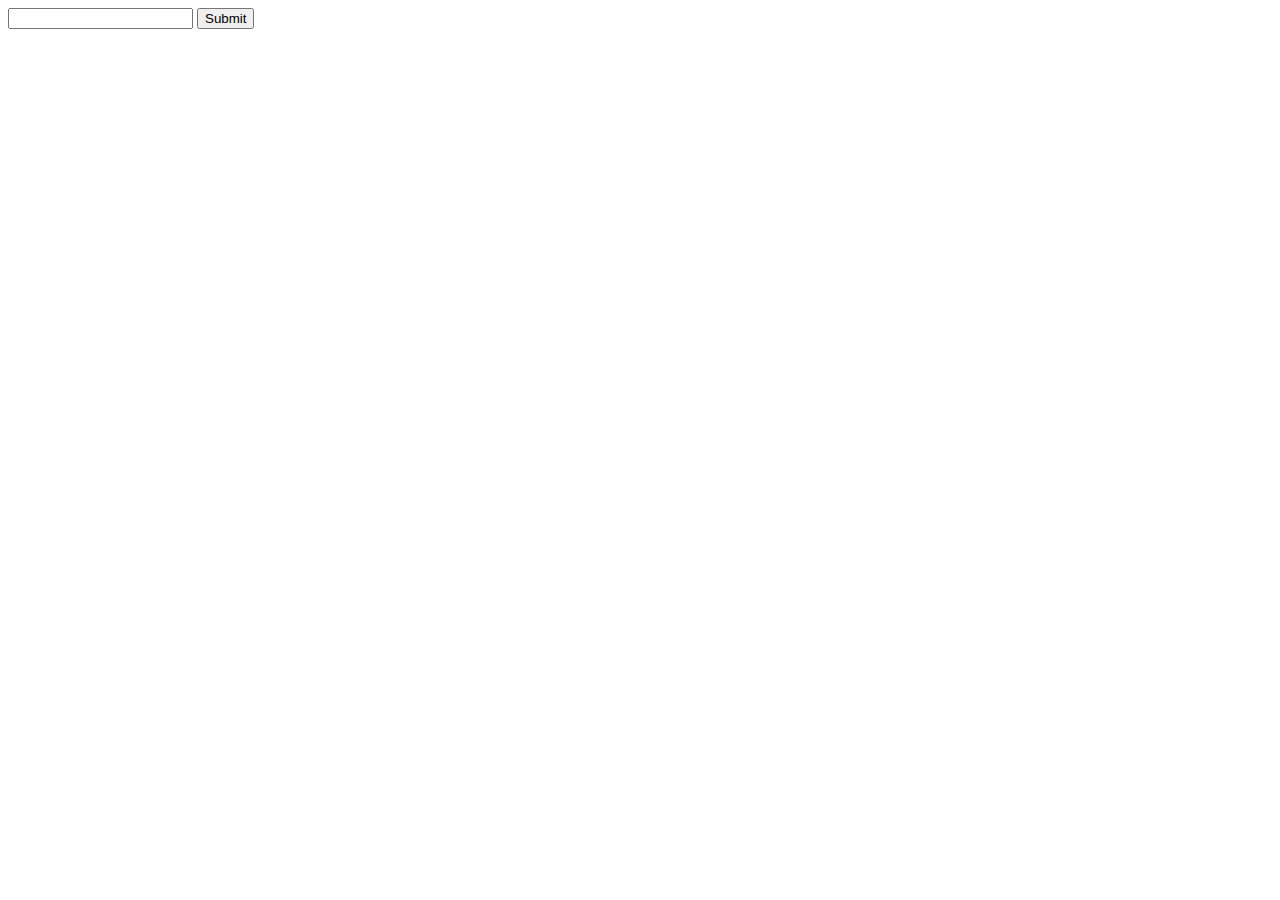
<file: day 1/index.html>
<!DOCTYPE html>
<html lang="en">
  <head>
    <meta charset="UTF-8" />
    <meta http-equiv="X-UA-Compatible" content="IE=edge" />
    <meta name="viewport" content="width=device-width, initial-scale=1.0" />
    <title>Document</title>
  </head>
  <body>
    <!-- <form id="frm1" action="/action_page.php">
      First name: <input type="text" name="fname" value="Donald" /> <br />
      Last name: <input type="text" name="lname" value="Duck" /> <br />
      <br />
      <input type="submit" value="Submit" />
    </form>

    <p>These are the values of each element in the form:</p>
    <p id="demo"></p>

    <p>Changing the value of an Attribute</p>

    <img id="myImage" src="smiley.gif"> -->

    <!-- <form
      name="myForm"
      action="/action_page.png"
      onsubmit="return validateForm()"
      method="post"
    >
      Name: <input type="text" name="fname" />
      <input type="submit" value="Submit" />
      <p id="a"></p>
    </form> -->

    <input id="numb" />

    <button type="button" onclick="myFunc()">Submit</button>

    <p id="demo"></p>

    <script src="index.js"></script>
  </body>
</html>
</file>
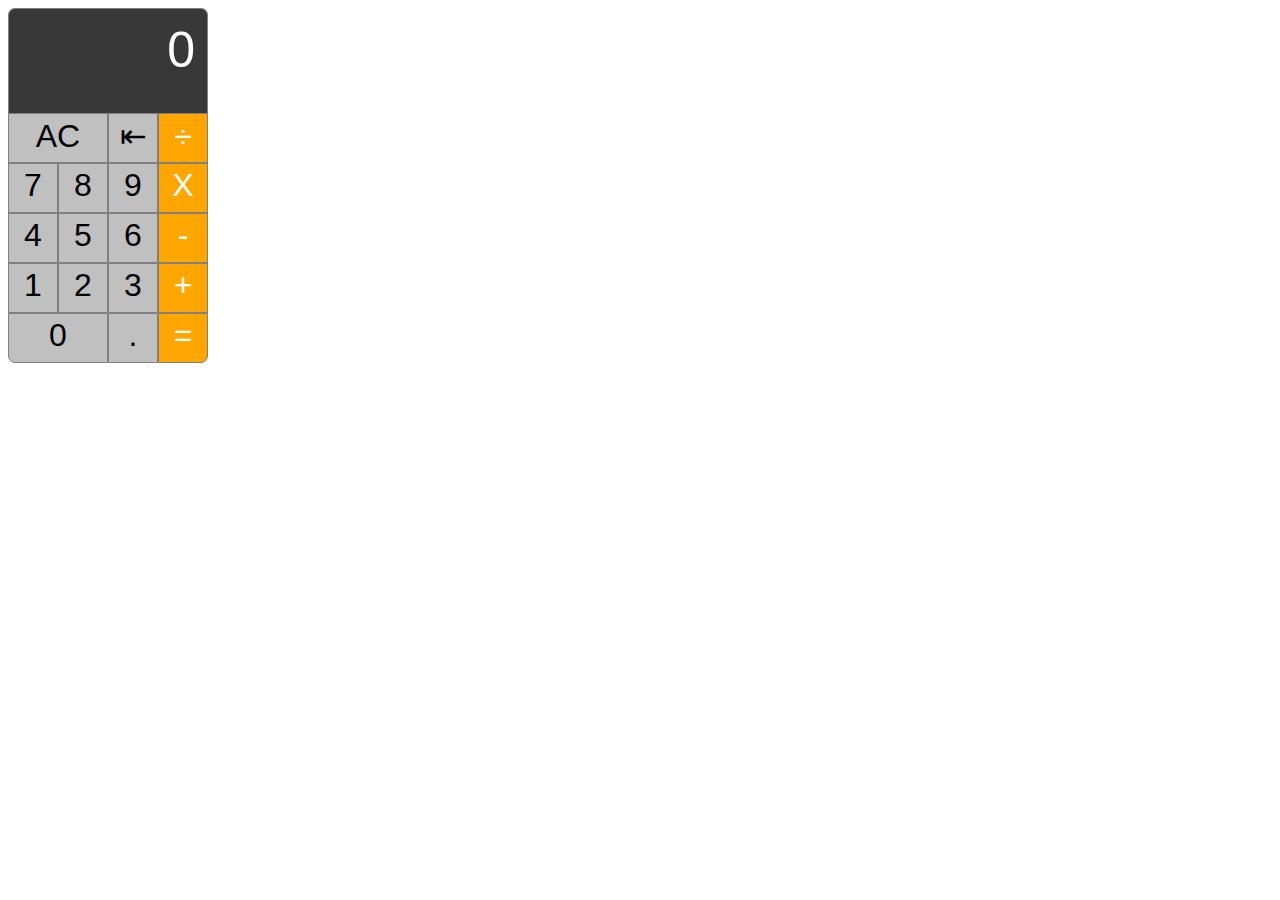
<file: day 2/index.html>
<!DOCTYPE html>
<html lang="en">
<head>
    <meta charset="UTF-8">
    <meta http-equiv="X-UA-Compatible" content="IE=edge">
    <meta name="viewport" content="width=device-width, initial-scale=1.0">
    <title>ios calculator</title>
    <link rel="stylesheet" href="style.css">
</head>
<body>
  
    <div id="calc-parent">
        <div class="row">
            <div class="column" id="calc-display-val">0</div>
        </div>
        <div class="row">
            <div class="calc-btn column" id="calc-clear">AC</div>
            <div class="calc-btn column" id="calc-backspace">&#8676;</div>
            <div class="calc-btn column calc-btn-operator" id="calc-division">&#247;</div>
        </div>
        <div class="row">
            <div class="calc-btn calc-btn-num column">7</div>
            <div class="calc-btn calc-btn-num column">8</div>
            <div class="calc-btn calc-btn-num column">9</div>
            <div class="calc-btn calc-btn-operator column" id="calc-multiply">X</div>
        </div>
        <div class="row">
            <div class="calc-btn calc-btn-num column">4</div>
            <div class="calc-btn calc-btn-num column">5</div>
            <div class="calc-btn calc-btn-num column">6</div>
            <div class="calc-btn calc-btn-operator column" id="calc-minus">-</div>
        </div>
        <div class="row">
            <div class="calc-btn calc-btn-num column">1</div>
            <div class="calc-btn calc-btn-num column">2</div>
            <div class="calc-btn calc-btn-num column">3</div>
            <div class="calc-btn calc-btn-operator column" id="calc-plus">+</div>
        </div>
        <div class="row">
            <div class="calc-btn calc-btn-num column" id="calc-zero">0</div>
            <div class="calc-btn  column" id="calc-decimal">.</div>
            <div class="calc-btn calc-btn-operator column" id="calc-equals">=</div>
        </div>
    </div>

<script src="index.js"></script>
</body>
</html>
</file>
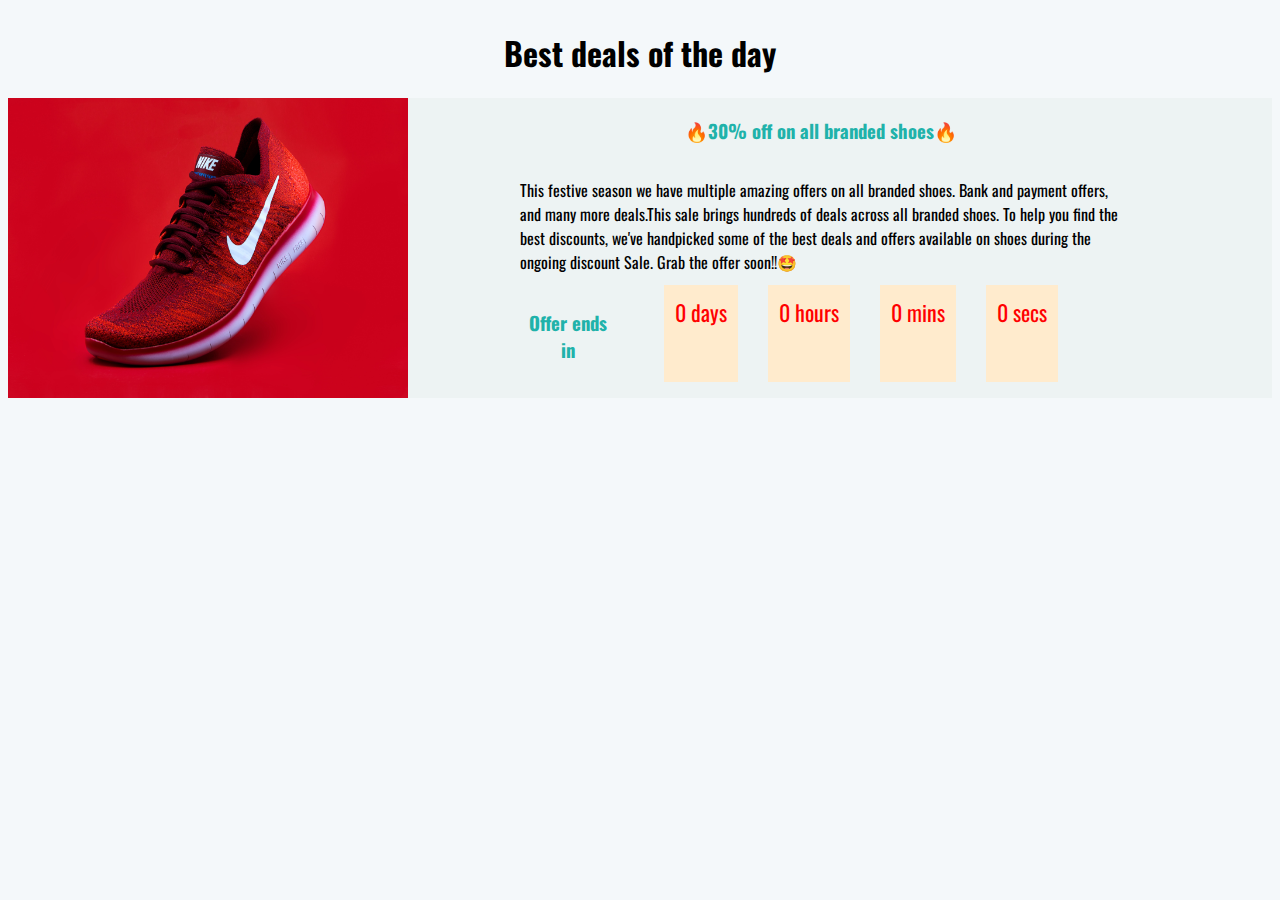
<file: day 4/index.html>
<!DOCTYPE html>
<html lang="en">
  <head>
    <meta charset="UTF-8" />
    <meta http-equiv="X-UA-Compatible" content="IE=edge" />
    <meta name="viewport" content="width=device-width, initial-scale=1.0" />
    <title>Document</title>
    <link rel="stylesheet" href="style.css" />
  </head>
  <body>
    <h1>Best deals of the day</h1>

    <div class="product">
      <img src="shoe.jpg" alt="shoes" width="400px" height="300px" />
      <div class="details">
        <h3>🔥30% off on all branded shoes🔥</h3>
        <p>
          This festive season we have multiple amazing offers on all branded
          shoes. Bank and payment offers, and many more deals.This sale brings
          hundreds of deals across all branded shoes. To help you find the best
          discounts, we've handpicked some of the best deals and offers
          available on shoes during the ongoing discount Sale. Grab the offer
          soon!!🤩
        </p>
        <div class="wrap">
          <h3 class="offer">Offer ends in</h3>
          <div class="timer">
            <div class="days">
              <span id="days_left">0</span>
              days
            </div>
            <div class="hours">
              <span id="hours_left">0</span>
              hours
            </div>
            <div class="mins">
              <span id="mins_left">0</span>
              mins
            </div>
            <div class="secs">
              <span id="secs_left">0</span>
              secs
            </div>
          </div>
        </div>
      </div>
    </div>

    <script src="index.js"></script>
  </body>
</html>
</file>
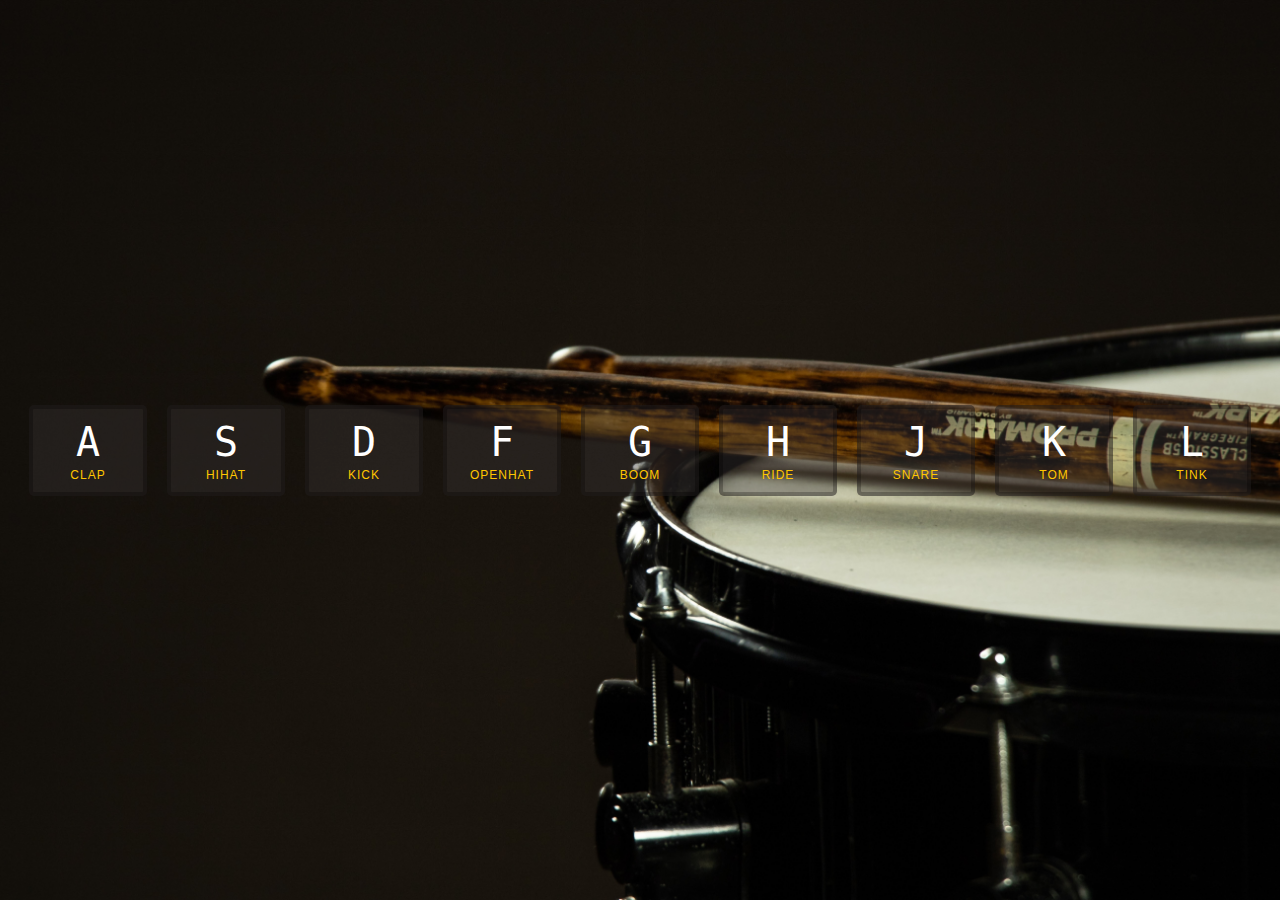
<file: day 5/index.html>
<!DOCTYPE html>
<html lang="en">
  <head>
    <meta charset="UTF-8" />
    <meta http-equiv="X-UA-Compatible" content="IE=edge" />
    <meta name="viewport" content="width=device-width, initial-scale=1.0" />
    <title>Document</title>
    <link rel="stylesheet" href="style.css" />
  </head>
  <body>
  

    <div class="keys">
        <div data-key="65" class="key">
          <kbd>A</kbd>
          <span class="sound">clap</span>
        </div>
        <div data-key="83" class="key">
          <kbd>S</kbd>
          <span class="sound">hihat</span>
        </div>
        <div data-key="68" class="key">
          <kbd>D</kbd>
          <span class="sound">kick</span>
        </div>
        <div data-key="70" class="key">
          <kbd>F</kbd>
          <span class="sound">openhat</span>
        </div>
        <div data-key="71" class="key">
          <kbd>G</kbd>
          <span class="sound">boom</span>
        </div>
        <div data-key="72" class="key">
          <kbd>H</kbd>
          <span class="sound">ride</span>
        </div>
        <div data-key="74" class="key">
          <kbd>J</kbd>
          <span class="sound">snare</span>
        </div>
        <div data-key="75" class="key">
          <kbd>K</kbd>
          <span class="sound">tom</span>
        </div>
        <div data-key="76" class="key">
          <kbd>L</kbd>
          <span class="sound">tink</span>
        </div>
      </div>
      <audio data-key="65" src="sounds/clap.wav"></audio>
      <audio data-key="83" src="sounds/hihat.wav"></audio>
      <audio data-key="68" src="sounds/kick.wav"></audio>
      <audio data-key="70" src="sounds/openhat.wav"></audio>
      <audio data-key="71" src="sounds/boom.wav"></audio>
      <audio data-key="72" src="sounds/ride.wav"></audio>
      <audio data-key="74" src="sounds/snare.wav"></audio>
      <audio data-key="75" src="sounds/tom.wav"></audio>
      <audio data-key="76" src="sounds/tink.wav"></audio>

    <script src="script.js"></script>
  </body>
</html>
</file>
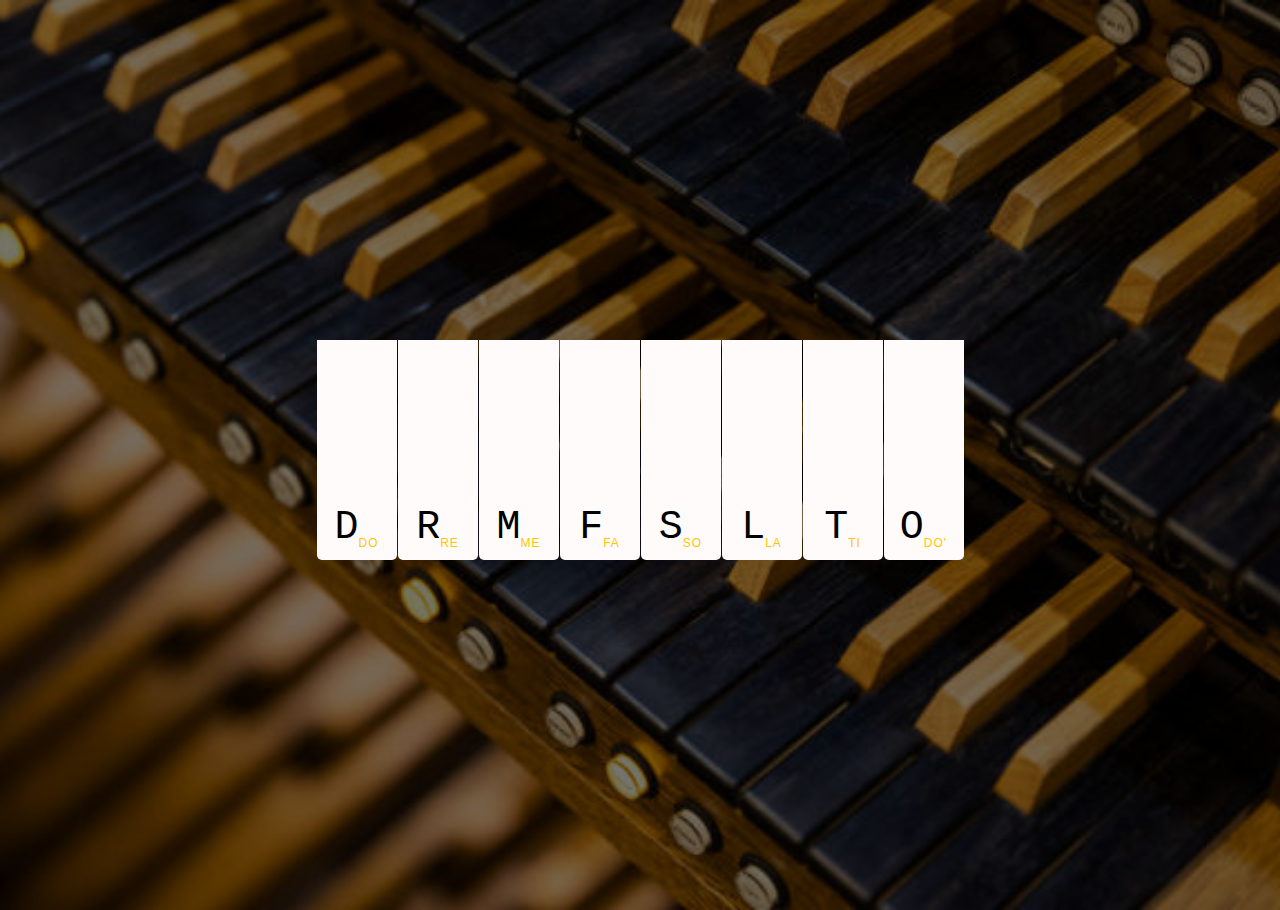
<file: day 6/index.html>
<!DOCTYPE html>
<html lang="en">
  <head>
    <meta charset="UTF-8" />
    <meta http-equiv="X-UA-Compatible" content="IE=edge" />
    <meta name="viewport" content="width=device-width, initial-scale=1.0" />
    <title>Document</title>
    <link rel="stylesheet" href="style.css" />
  </head>
  <body>
    <div class="keys">
      <div data-key="68" class="key">
        <kbd>D</kbd>
        <span class="sound">Do</span>
      </div>
      <div data-key="82" class="key">
        <kbd>R</kbd>
        <span class="sound">Re</span>
      </div>
      <div data-key="77" class="key">
        <kbd>M</kbd>
        <span class="sound">Me</span>
      </div>
      <div data-key="70" class="key">
        <kbd>F</kbd>
        <span class="sound">Fa</span>
      </div>
      <div data-key="83" class="key">
        <kbd>S</kbd>
        <span class="sound">So</span>
      </div>
      <div data-key="76" class="key">
        <kbd>L</kbd>
        <span class="sound">La</span>
      </div>
      <div data-key="84" class="key">
        <kbd>T</kbd>
        <span class="sound">Ti</span>
      </div>
      <div data-key="79" class="key">
        <kbd>O</kbd>
        <span class="sound">Do'</span>
      </div>
    </div>
    
    <audio data-key="68" src="sounds/do2.wav"></audio>
    <audio data-key="82" src="sounds/re1.wav"></audio>
    <audio data-key="77" src="sounds/mi.wav"></audio>
    <audio data-key="70" src="sounds/fa.wav"></audio>
    <audio data-key="83" src="sounds/sol1.wav"></audio>
    <audio data-key="76" src="sounds/la.wav"></audio>
    <audio data-key="84" src="sounds/si1.wav"></audio>
    <audio data-key="79" src="sounds/do1.wav"></audio>

    <script src="index.js"></script>
  </body>
</html>
</file>
<file: day 2/style.css>
body {
    font-family: sans-serif;
}


.calc-btn {
    background-color: silver;
    color: #000;
    width: 25px;
    height: 45px;
    border: 1px solid grey;
    text-align: center;
    cursor: pointer;
    font-size: 32px;
    font-weight: 100;
    padding-top: 3px;
}

.calc-btn:hover {
    background-color: orange;
    color: white;
}

.row {
    display: table;
    table-layout: fixed;
    width: 200px;
}

.column {
    display: table-cell;
}

#calc-zero {
    width: 52px;
    border-radius: 0 0 0 7px;
}

#calc-clear {
    width: 52px;
}

#calc-display-val {
    height: 80px;
    color: white;
    text-align: right;
    border-left: 1px solid grey;
    border-right: 1px solid grey;
    border-top: 1px solid grey;
    font-size: 50px;
    background: #383838;
    overflow: hidden;
    white-space: nowrap;
    padding: 12px;
    border-radius: 7px 7px 0 0;
}

.calc-btn-operator {
    background-color: orange;
    color: white;
}
#calc-equals {
    border-radius: 0 0 7px 0;
}
</file>
<file: day 4/style.css>
@import url("https://fonts.googleapis.com/css2?family=Oswald&display=swap");

body {
  font-family: "Oswald", sans-serif;
  background-color: rgb(244, 248, 250);
  align-content: center;
  text-align: center;
}

.product {
  display: flex;
  background-color: rgb(237, 243, 243);
  gap: 7rem;
}

.details {
  display: flex;
  flex-direction: column;
  margin-right: 150px;
}

.wrap {
  display: flex;
  flex-direction: row;
}

.timer {
  display: flex;
  text-align: center;
  flex-direction: row;
  margin-left: 3rem;
  gap: 30px;
  color: red;
  margin-top: -5px;
}

.days {
  background-color: blanchedalmond;
  padding: 11px;
  font-size: 22px;
}

.hours {
  background-color: blanchedalmond;
  padding: 11px;
  font-size: 22px;
}

.mins {
  background-color: blanchedalmond;
  padding: 11px;
  font-size: 22px;
}

.secs {
  background-color: blanchedalmond;
  padding: 11px;
  font-size: 22px;
}

h3{
    color:lightseagreen;
}

.offer{
    flex-basis: 6rem;
}

p{
    text-align: left;
}
</file>
<file: day 5/style.css>
html {
    font-size: 10px;
    background: url('images/drum.jpg') bottom center;
    background-size: cover;
  }
  
  body,html {
    margin: 0;
    padding: 0;
    font-family: sans-serif;
  }
  
  .keys {
    display: flex;
    flex: 1;
    min-height: 100vh;
    align-items: center;
    justify-content: center;
  }
  
  .key {
    border: .4rem solid rgba(0, 0, 0, 0.24);
    border-radius: .5rem;
    margin: 1rem;
    font-size: 1.5rem;
    padding: 1rem .5rem;
    transition: all .07s ease;
    width: 10rem;
    text-align: center;
    color: white;
    background: rgba(58, 53, 53, 0.4);
    
  }
  
  .playing {
    transform: scale(1.1);
    border-color: #ffc600;
    box-shadow: 0 0 1rem #ffc600;
  }
  
  kbd {
    display: block;
    font-size: 4rem;
  }
  
  .sound {
    font-size: 1.2rem;
    text-transform: uppercase;
    letter-spacing: .1rem;
    color: #ffc600;
  }
</file>
<file: day 6/style.css>
html {
  font-size: 10px;
  background: url("images/organ.jpg") bottom center;
  background-size: cover;
  background-repeat: no-repeat;
  /* height: 100vh;
    display: flex;
    flex: 1;
    justify-content: center;
    align-items: center; */
}

body,
html {
  margin: 0;
  padding: 0;
  font-family: sans-serif;
}

body {
  /* height: 100vh; */
}

.keys {
  display: flex;
  flex: 1;
  min-height: 100vh;
  align-items: center;
  justify-content: center;
  background-color: rgba(0, 0, 0, 0.539);
  padding-bottom: 1rem;
}

.key {
  /* border: .4rem solid rgba(0, 0, 0, 0.24); */
  border-bottom-left-radius: 0.5rem;
  border-bottom-right-radius: 0.5rem;
  margin: 0.05rem;
  font-size: 1.5rem;
  padding: 1rem 0.5rem;
  transition: all 0.07s ease;
  width: 7rem;
  height: 20rem;
  text-align: center;
  display: flex;
  align-items: flex-end;
  justify-content: center;
  color: rgb(0, 0, 0);
  background: rgb(255, 251, 251);

  
}

.playing {
  transform-origin: top;
  transform: rotateX(0.05turn);
  box-shadow: inset 0 0 0.5rem #00000097;
}

kbd {
  display: block;
  font-size: 4rem;
}

.sound {
  font-size: 1.2rem;
  text-transform: uppercase;
  letter-spacing: 0.1rem;
  color: #ffc600;
}
</file>
